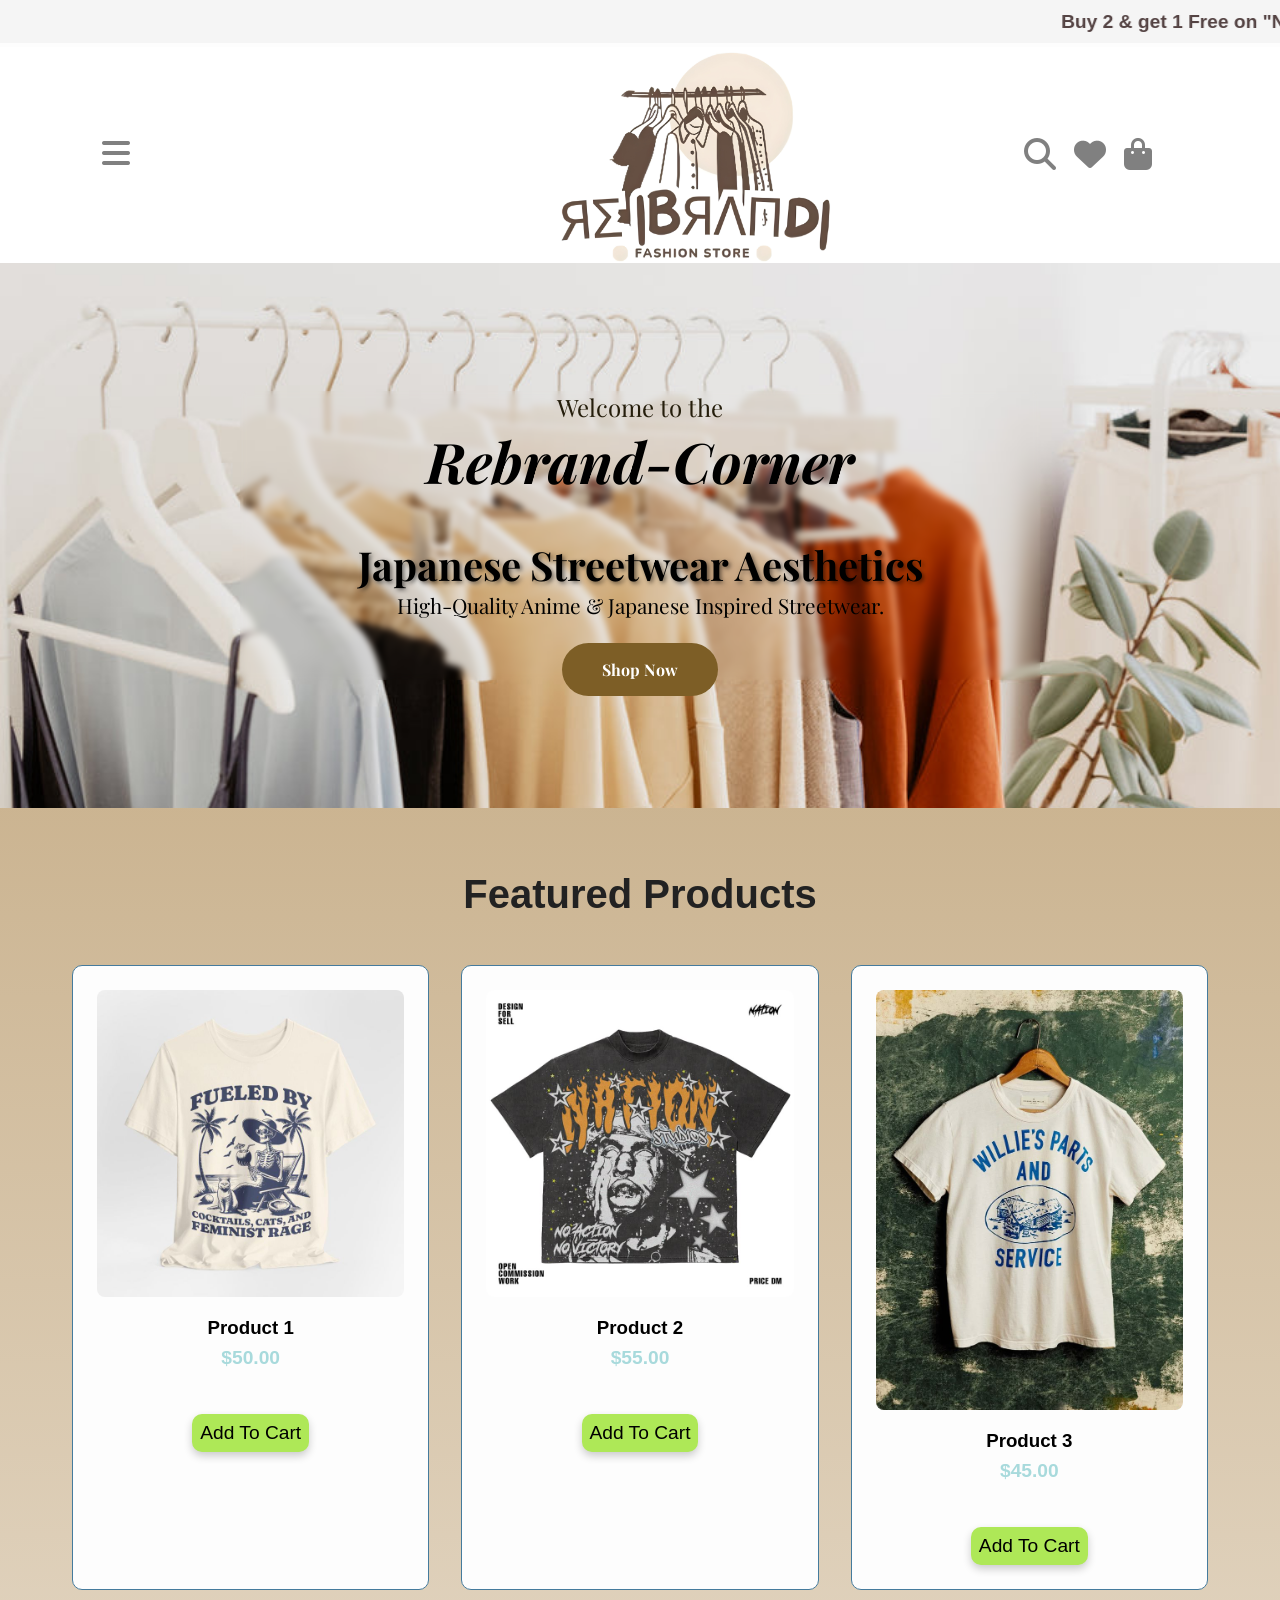
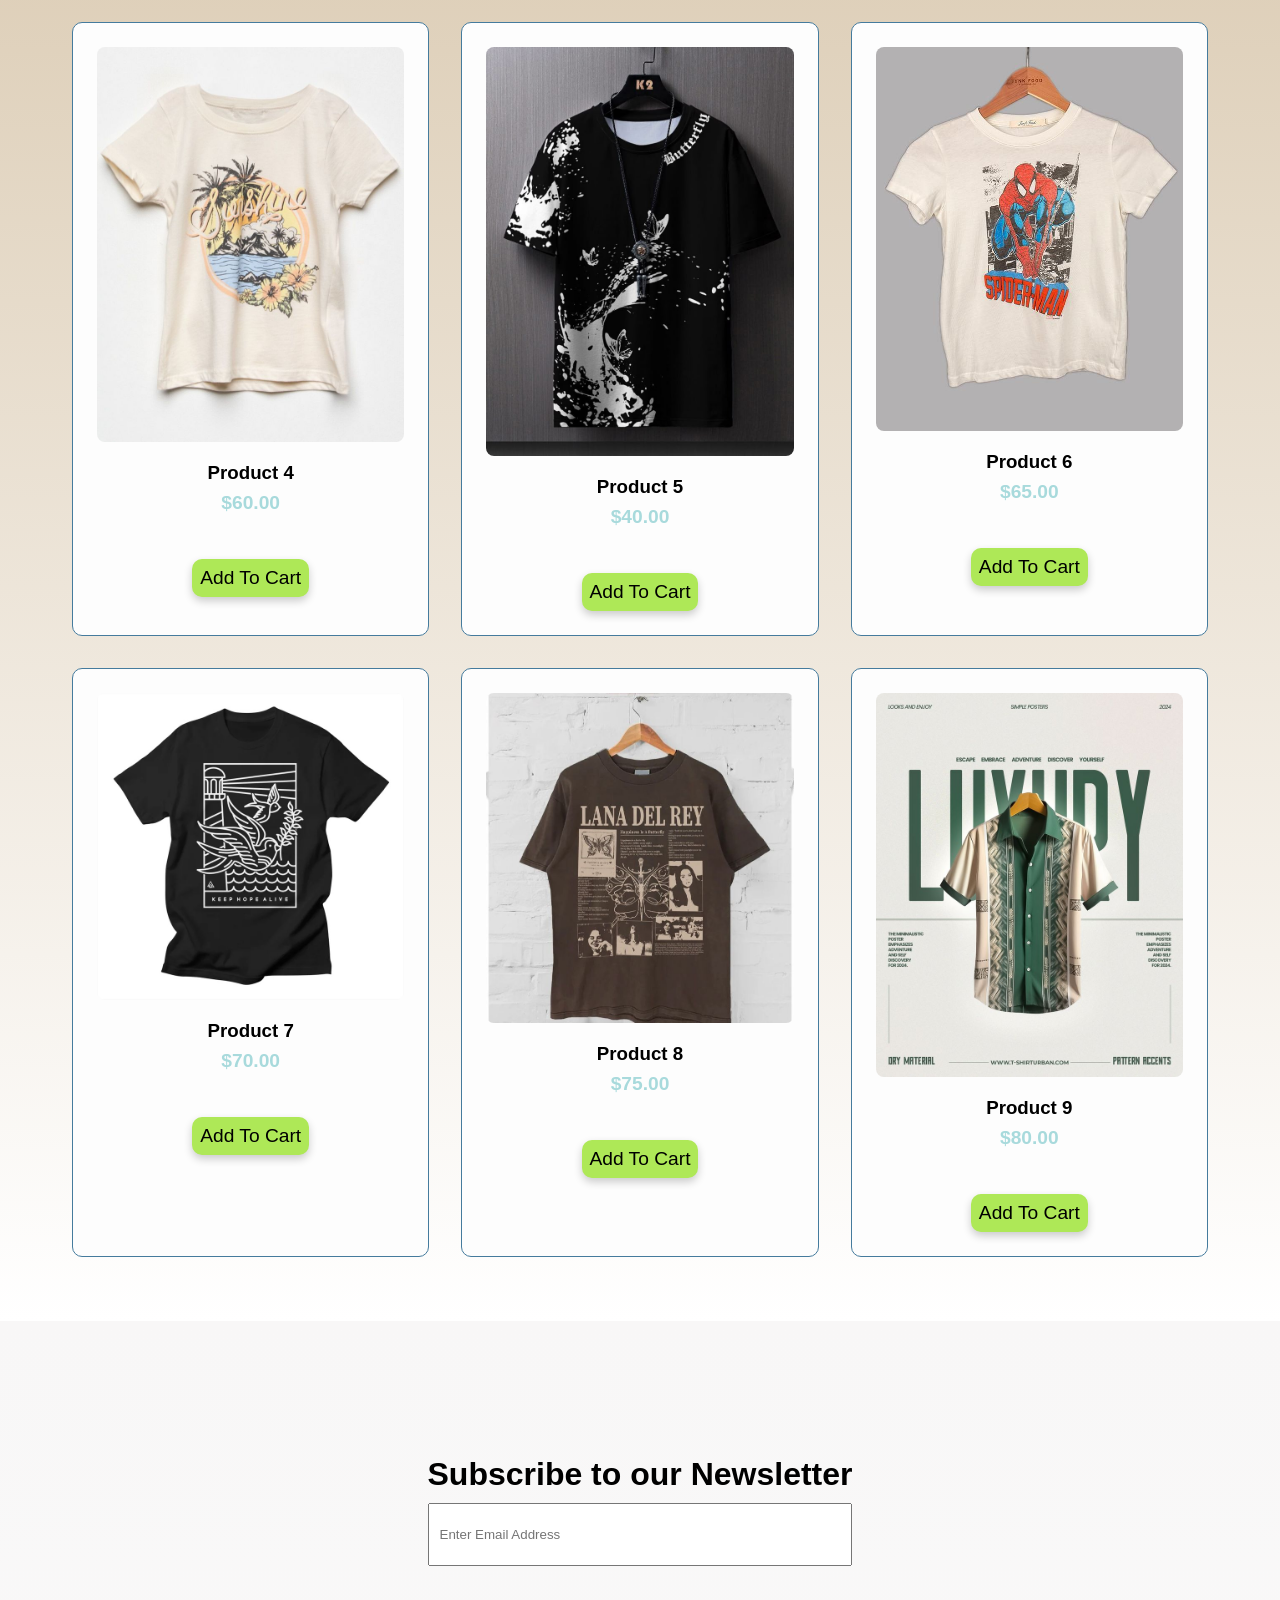
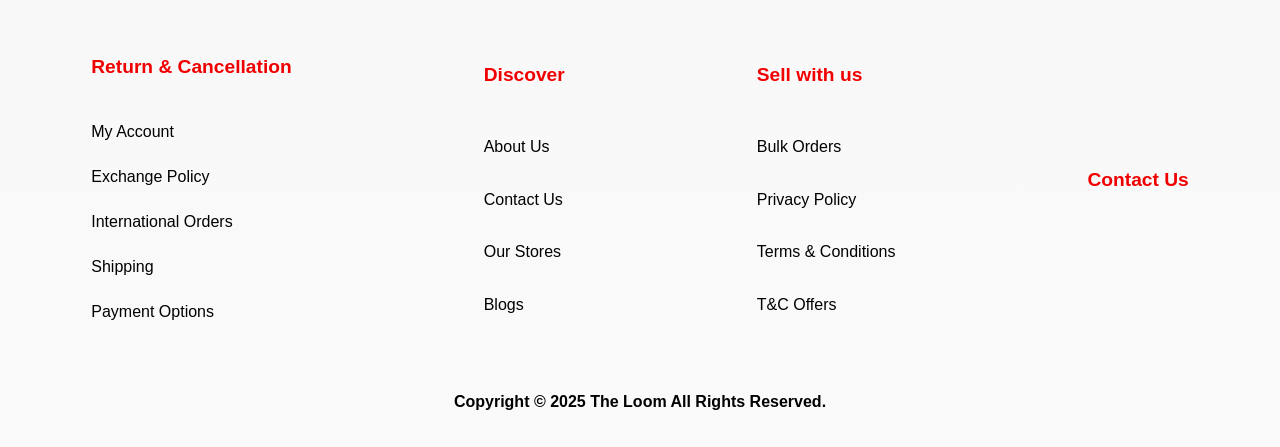
<file: index.html>
<!DOCTYPE html>
<html lang="en">
<head>
    <meta charset="UTF-8">
    <meta name="viewport" content="width=device-width, initial-scale=1.0">
    <title>ReBrand</title>
    <link rel="stylesheet" type="text/css" href="rebrand.css"/>
    <link rel="preconnect" href="https://fonts.googleapis.com">
    <link rel="preconnect" href="https://fonts.gstatic.com" crossorigin>
    <link rel="stylesheet" href="https://cdnjs.cloudflare.com/ajax/libs/font-awesome/6.4.0/css/all.min.css">
    <link href="https://fonts.googleapis.com/css2?family=Playfair+Display:ital,wght@0,400..900;1,400..900&display=swap" rel="stylesheet">
</head>
<body>
            <marquee class="headline" behavior="scroll" direction="left" scrollamount="12" scrolldelay="20">
 <span>Buy 2 & get 1 Free on "No Restock Club!</span> <span> 2nd Apparel at ₹200 Off </span>  <span>Apparel at ₹300 Off</span>  <span>🔥 Big Sale: Up to 70% Off!</span>
</marquee>
  <header>



<div class="navbar">



 <div class="All-nav-items"></div>

      <div class="hamburger">
        <i class="fa-solid fa-bars"></i>
      </div>

      <div class="main-logo">
       <a href="#"> <img src="rebrandLogo.jpg" alt="" class="logo"></a>
      </div>
     
      <div class="nav-items">
	 <div class="search-container">
		  <input type="text" id="search-input" class="search-input" placeholder="Search..." aria-label="Search">
		  <button class="search-icon" aria-label="Toggle search bar">
			  <span id="Search-btn"><i class="fa-solid fa-magnifying-glass"></i></span>
		  </button>
	 </div>       
	
         <span id="Fav-btn"><i class="fa-solid fa-heart"></i></span>
         <span id="Shopping-cart-btn"><i class="fa-solid fa-bag-shopping" id="cart-icon"></i>
         
        </span>
        
      </div>
      <span class="badgeHolder" style="display: none;"></span>

        </div>
</div>
  </header>

    <main>
        <section class="hero"  style="background-image: url(img/background2.jpg); ">
            
            <div class="hero-content">
                <p id="welcome-message"> Welcome to the </p>
                <h1> Rebrand-Corner</h1>
                <h2>Japanese Streetwear Aesthetics</h2>
                <p>High-Quality Anime & Japanese Inspired Streetwear.</p>
                <a href="#product-grid" class="cta-button">Shop Now</a>
            </div>
            
        </section>
        
        <section id="product-grid" class="product-grid">
            <h2>Featured Products</h2>
            <div class="products">
                <div class="product-card"
			data-name="product 1"
			data-tags="cotton white Tshirt">

                    <img src="img/Angetrieben durch Cocktailkatzen und feministisches Rage-Shirt, Retro-feministisches Hemd, Skelettästhetik, feministisches T-Stück, lustiges feministisches Geschenk Unisex-T-Stück.jpeg" class="img" alt="Product 1">
                    <h3 class="title">Product 1</h3>
                    <p class="price">$50.00</p>
                    <button class="add-to-cart" data-id="p1">Add To Cart</button>
                </div>
                <div class="product-card"
			data-name="product 2"
			data-tags="black Tshirt goth ">
                    <img src="img/222ed076-2b6e-4f0c-8e55-3c0b15c1829b.jpeg" class="img" alt="Product 2">
                    <h3 class="title">Product 2</h3>
                    <p class="price">$55.00</p>
                    <button class="add-to-cart" data-id="p2">Add To Cart</button>
                </div>
                <div class="product-card"
			data-name="product 3"
			data-tags="white Tshirt mechanic">
                    <img src="img/men's t-shirts.jpeg" class="img" alt="Product 3">
                    <h3 class="title">Product 3</h3>
                    <p class="price">$45.00</p>
                    <button class="add-to-cart" data-id="p3">Add To Cart</button>
                </div>

                <div class="product-card"
			data-name="product 4">
                    <img src="img/ti1637769312tl831c2f88a604a07ca94314b56a4921b8.jpeg" class="img" alt="Product 4">
                    <h3 class="title">Product 4</h3>
                    <p class="price">$60.00</p>
                     <button class="add-to-cart" data-id="p4">Add To Cart</button>
                </div>
                <div class="product-card"
			data-name="product 5">
                    <img src="img/Men Butterfly & Splash Ink Print Tee.jpeg" class="img" alt="Product 5">
                    <h3 class="title">Product 5</h3>
                    <p class="price">$40.00</p>
                    <button class="add-to-cart" data-id="p5">Add To Cart</button>
                </div>
                <div class="product-card"
			data-name="product 6">
                    <img src="img/Boys' Vintage Tees & Band Shirts.jpeg" class="img" alt="Product 6">
                    <h3 class="title">Product 6</h3>
                    <p class="price">$65.00</p>
                    <button class="add-to-cart" data-id="p6">Add To Cart</button>
                </div>

                <div class="product-card"
			data-name="product 7">
                    <img src="img/Hope.jpeg" class="img" alt="Product 7">
                    <h3 class="title">Product 7</h3>
                    <p class="price">$70.00</p>
                     <button class="add-to-cart" data-id="p7">Add To Cart</button>
                </div>
                <div class="product-card"
			data-name="product 8">
                    <img src="img/not mine.jpeg" class="img" alt="Product 8">
                    <h3 class="title">Product 8</h3>
                    <p class="price">$75.00</p>
                     <button class="add-to-cart" data-id="p8">Add To Cart</button>
                </div>
                <div class="product-card"
			data-name="product 9">
                    <img src="img/T-Shirt Design Ads for Social Media _ Fashion Branding - Sonoj ray.jpeg" class="img" alt="Product 9">
                    <h3 class="title">Product 9</h3>
                    <p class="price">$80.00</p>
                     <button class="add-to-cart" data-id="p9">Add To Cart</button>
                </div>
            </div>
        </section>



    </main>

    <footer>
        <div class="foot-Header">
            <h1 id="footHeading">Subscribe to our Newsletter</h1>
            <input type="email" placeholder="Enter Email Address" id="email">
        </div>
            
        <div class="footer-services">
            <ul class="first-footer-section">
                <h4 style="font-size: 1.2rem; color: rgb(240, 0, 0);">Return & Cancellation</h4>
               <li> <a href="">My Account</a></li>
                <li><a href="#">Exchange Policy</a></li>
                <li><a href="#">International Orders</a></li>
                <li><a href="#">Shipping</a></li>
                <li><a href="#">Payment Options</a></li>

            </ul>
            <ul class="second-footer-section">
                <h4 style="font-size: 1.2rem; color: rgb(240, 0, 0);">Discover</h4>
                <li><a href="#">About Us</a></li>
                <li><a href="#">Contact Us</a></li>
                <li><a href="#">Our Stores</a></li>
                <li><a href="#">Blogs</a></li>

        

            </ul>
            <ul class="third-footer-section">

                <h4 style="font-size: 1.2rem; color: rgb(240, 0, 0);">Sell with us</h4>
                <li><a href="#">Bulk Orders</a></li>
                <li><a href="#">Privacy Policy</a></li>
                <li><a href="#">Terms & Conditions</a></li>
                <li><a href="#">T&C Offers</a></li>
        

            </ul>

            <ul class="fourth-footer-section">
                <h4 style="font-size: 1.2rem; color: rgb(240, 0, 0);">Contact Us</h4>
            </ul>
        </div>
        <div class="last-section">
            <h1 id="copyright">Copyright © 2025 The Loom All Rights Reserved.</h1>
        </div>
        

    </footer>
  <div id="toast" class="toast">Added to cart successfully!</div>
</body>
  <script src="rebrand.js"></script>
</html>
</file>
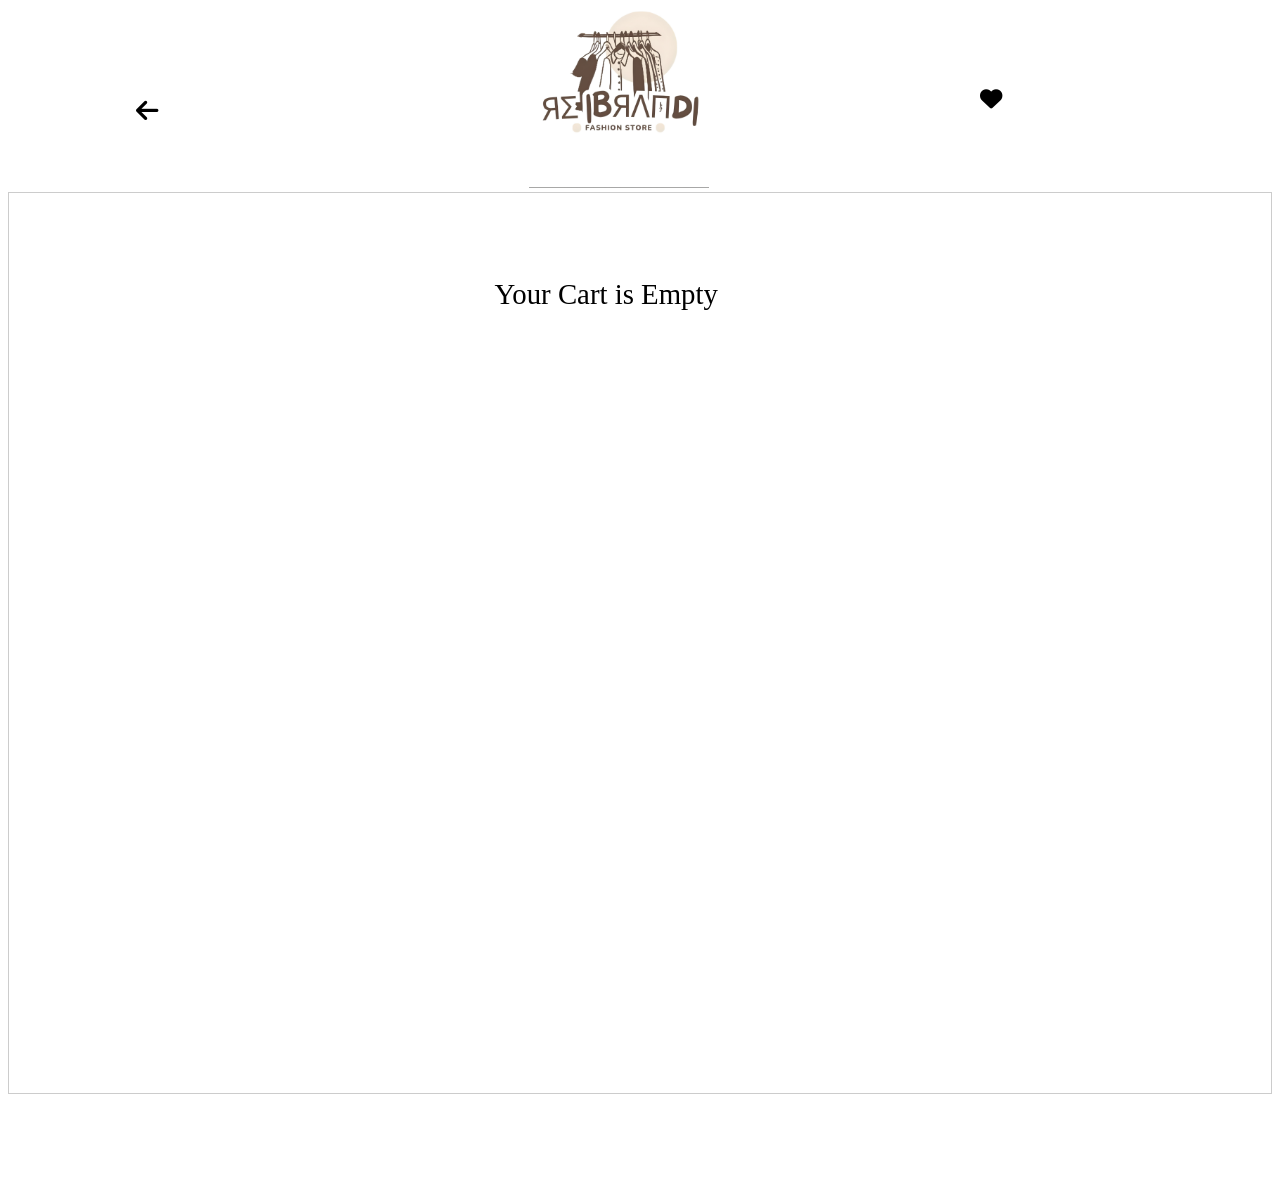
<file: cart.html>
<!DOCTYPE html>
<html lang="en">
<head>
    <meta charset="UTF-8">
    <meta name="viewport" content="width=device-width, initial-scale=1.0">
    <title>ReBrand Cart</title>
    <link rel="stylesheet" type="text/css" href="cart.css"/>
     <link rel="stylesheet" href="https://cdnjs.cloudflare.com/ajax/libs/font-awesome/6.4.0/css/all.min.css">
</head>
<body>

    <header>

        <i class="fa-solid fa-arrow-left" id="backBtn"></i>
<div class="navbar">



 <div class="All-nav-items"></div>

      

      <div class="main-logo">
       <a href="#"> <img src="rebrandLogo.jpg" alt="" class="logo"></a>
      </div>
     
      <div class="nav-items">

	
         <span id="Fav-btn"><i class="fa-solid fa-heart"></i></span>
         
         
        </span>
        
      </div>
      <span class="badgeHolder" style="display: none;"></span>

        </div>
    </header>

    <main>
        <div class="CartContainer">
        
        </div>

    <!-- Cart Empty message -->
     <div class="emptyClass" style="display: block;">Your Cart is Empty</div>
      
    </main>
     <div class="checkout-bar">
        <button class="checkoutBtn" style="display: none;" >Procceed To Checkout</button>
    </div>

    
</body>
<script src="cart.js"></script>
</html>
</file>
<file: rebrand.css>
.search-container{
  display: flex;
  align-items: center;
  position: relative;  /*For positioning the icon if needed */
  
}

.search-input {
  width: 0; /* Initially hidden */
  opacity: 0;
  border: none;
  transition: width 0.3s ease-in-out, opacity 0.3s ease-in-out, padding 0.3s ease-in-out;
  /* Add other styling for the input field when visible */
}

.search-input.active {
  width: 200px; /* Adjust as needed */
  opacity: 1;
  padding: 8px 10px  ; /* Add padding when active */
  border: 1px solid #ccc;
  border-radius: 10px;
  margin-right: 10px;
  /* Other active styles */
}

.search-icon {
  background: none;
  border: none;
  cursor: pointer;
  font-size: 2rem; /* Adjust icon size */
  color: #555;
} 


*{
margin: 0;
  padding: 0;
  box-sizing: border-box;

}


body {
    font-family: '', sans-serif;
    background-color: #fdfdfd; /* Dark background */
    color: #f4f4f4;
    margin: 0;
  padding: 0;
}
header {
  position: sticky;
  top: 0;
  background-color: white;
  z-index: 2;

}

main{
   background: linear-gradient(to bottom, #bea175, #ffffff);

}

.hero {
    /* Fun gradient background */
    /*background: linear-gradient(45deg, #457b9d, #1d3557);*/
    color: black;
    text-align: center;
    padding: 8rem 2rem;
    background-repeat: no-repeat;
    background-size: cover;
    background-position: center;
    position: relative;
  
}

.hero-content {
    font-family: 'Playfair Display', serif; /* Elegant font for hero section */
    max-width: 800px;
    margin: 0 auto;

    color: black;
    backdrop-filter: blur(3px); /* Optional: adds a blur effect to the background */


}

.hero h1 {
    font-size: 3.5rem;
    font-style: italic;
    margin-top: 0px;
    margin-bottom: 2.5rem;
    /*text-shadow: 2px 2px 4px rgba(0,0,0,0.5);*/
}


.hero h2 {
    font-size: 2.5rem;
    margin-top: 0px;
    margin-bottom: 0px;
    text-shadow: 2px 2px 4px rgba(0,0,0,0.5);
    
}


#welcome-message {
    font-size: 1.5rem;
    margin-bottom: 0;
    color: rgb(37, 30, 12); /* Dark brown for subtitle */
}

.hero p {
    font-size: 1.3rem;
    margin-bottom: 2.5rem;
    color: black; /* Light blue for subtitle */
}

.cta-button {
    background-color: #7d5e26; /* Bright red accent */
    color: white;
    padding: 1rem 2.5rem;
    text-decoration: none;
    border-radius: 50px; /* Rounded button */
    font-weight: bold;
    transition: background-color 0.3s ease, transform 0.2s ease;
}

.cta-button:hover {
    background-color: #f1faee;
    color: #1d3557;
    transform: translateY(-3px); /* Add a little lift on hover */
}

.product-grid {
    padding: 4rem 2rem;
    max-width: 1200px;
    margin: 0 auto;
}

.product-grid h2 {
    text-align: center;
    margin-bottom: 3rem;
    font-size: 2.5rem;
    color:  #222222;   /* edited color from white to black*/
}

.products {
    display: grid;
    grid-template-columns: repeat(auto-fit, minmax(280px, 1fr)); /* Responsive grid */
    gap: 2rem;
    
}

.product-card {
    background-color: #fdfdfd;
    border: 1px solid #457b9d;
    border-radius: 10px;
    text-align: center;
    padding: 1.5rem;
    transition: transform 0.3s ease, box-shadow 0.3s ease;
    cursor: pointer;
}

.product-card:hover {
    transform: translateY(-10px);
    box-shadow: 0 10px 20px rgba(0,0,0,0.4);
}

.product-card img {
    max-width: 100%;
    height: auto;
    border-radius: 8px;
}

.product-card h3 {
    margin: 1rem 0 0.5rem;
    color: #f1faee;
}

.price {
    font-weight: bold;
    color: #a8dadc; /* Light blue for price */
    font-size: 1.2rem;
}


.fa-solid.fa-bars{
    font-size: 2rem;
    position: absolute;
    left: 8vw;
    top: 10vh;
   color: rgb(128, 128, 128);
    cursor: pointer;
    transition: all 0.3s ease;
    transform: scale(1);
}

.fa-solid.fa-bars:hover{
  transform: scale(1.05);
  color: black;
}
.products h3{
  color: black;
}
.navbar{
    position: relative;
    display: flex;
    top: 0;
    overflow: hidden;
    justify-content: space-evenly;
   /*  background-color: rgb(253, 253, 253);*/
    border-bottom: none;
   /* box-shadow: none;*/
  

  
    height: 23vh;
     background: rgba(255, 255, 255, 0.1); /* Light white overlay*/ 
    backdrop-filter: blur(10px);          /* Apply blur behind*/ 
    -webkit-backdrop-filter: blur(10px);  /* For Safari */
    border-bottom: 1px solid rgba(255, 255, 255, 0.2); 
  height: 24vh;
   background: rgba(255, 255, 255, 0.1); /* Light white overlay */
  backdrop-filter: blur(10px);          /* Apply blur behind */
  -webkit-backdrop-filter: blur(10px);  /* For Safari */
  border-bottom: 1px solid rgba(255, 255, 255, 0.2);

}
.headline {
  font-weight: 500;
  font-size: 16px;
  background-color: #f5f5f5;
  padding: 10px 0;
  color: #544343;
  cursor: pointer;
  font-weight: bold;
  
}

.headline span{
    
     margin-right: 20vw; /* or any spacing you want */
  white-space: nowrap;
  background: transparent;
  font-size: 1.2rem;

}


.logo{
height: 35vh;
  position: absolute;
  left: 42vw;
  display: block;
  border: none;
  outline: none;
  text-decoration: none;
  object-fit: contain;
  clip-path: inset(0 0 5% 0);
  cursor: pointer;
  padding-bottom: 5px;
}
.main-logo.logo{
  display: block;
  border-bottom: none !important;
}

.All-nav-items{
    display: flex;
    
}
.nav-items{
    display: inline-flex;
    justify-content: space-evenly;
    gap: 18px;
    position: absolute;
    right: 10vw;
    top: 10vh;
    font-size: 2rem;
    color: rgba(96, 82, 46, 0.637);
    cursor: pointer;
    background: transparent;
    border: none;
    padding: 0;
    margin: 0;
   transition: all 0.3s ease; 
  transform: scale(1);       
  box-shadow: none;  

}
/* .nav-items:hover{
  transform: scaleX(5)
} */

/* #Search-btn{
  transition: all 0.5s ease-in-out;
} */

#Search-btn:hover{
  transform: scale(1.05);
  box-shadow: 0 4px 20px rgba(0, 0, 0, 0.3);
   background: none;
  border: none;
  outline: none;
  box-shadow: none;
}
#Fav-btn:hover{
  transform: scale(1.05);
  box-shadow: none;
  border: none;
  outline: none;

}
#Shopping-cart-btn:hover{
  transform: scale(1.05);
   box-shadow: none;
  border: none;
  position: relative;
  outline: none;
}

i {
  color: rgb(128, 128, 128);
  transition: color 0.3s ease;
}

i:hover {
  color: black;
}

footer{
  display: flex;
  justify-content: center;
  flex-direction:column;
  align-items: center;
  position: relative;
     background: linear-gradient(to bottom, #f8f7f7, #fafafa);
}
.foot-Header{
  display: flex;
  flex-direction: column;
  margin-top: 15vh;
margin-bottom: 10vh;
}

#footHeading{
  color: black;
  margin-bottom: 10px;
}
#email{
  height: 7vh;
  padding: 10px;
}
.footer-services{
  display: flex;
  justify-content: space-evenly;
  color: black;
list-style-type: none;

}
.fourth-footer-section{
 margin-left: 15vw;
}
.third-footer-section{
  margin-left: 15vw;
}
.second-footer-section{
  margin-left: 15vw;
}


ul{
  display: flex;
  flex-direction: column;
  justify-content: space-evenly;
  list-style: none;
}
li{
  margin-bottom: 3vh;

  position: relative;
display: inline-block;
color: inherit;

}

li:hover{
  transform: scale(1.05);
  
}
#copyright{
  bottom: 20px;
  color: black;
  font-size: 1rem;
  margin-top: 5vh;
  margin-bottom: 4vh;
}
.last-section{
  display: flex;
  justify-content: center;
  align-items: center;
}

li a{
  text-decoration: none;
  color: inherit;
  
}

.footer-services h4{
  margin-bottom:5vh;
}

.li::after{
  content: "";
  position: absolute;
    left: 0;
  bottom: 0;
  width: 0;
  height: 4px;
  background-color: #415f8d; /* Choose your underline color */
  transition: width 0.3s ease;

}
.li:hover::after{
  width: 100%;
}
.add-to-cart{
  margin-top:5vh ;
  font-size: 1.2rem;
  cursor: pointer;
  border: none;
  background-color: rgb(174, 232, 87) ;
  padding: 8px;
  transition: all 0.3s ease-in-out;
   box-shadow: 0 4px 8px rgba(0,0,0,0.2);
   border-radius: 10px;
}
.add-to-cart:hover{
  transform: scale(1.10);
  box-shadow: 0 6px 12px rgba(0,0,0,0.3);
}
.add-to-cart:active {
  transform: translateY(2px);
  box-shadow: 0 2px 4px rgba(0,0,0,0.2);
}
.add-cart-msg{
  color: black;
  display: flex;
  margin-left: 8vw;
  margin-top: 4vh;
}

  .toast {
  visibility: hidden;
  min-width: 200px;
  background-color: #333;
  color: #ffffff;
  text-align: center;
  border-radius: 4px;
  padding: 10px;
  position: fixed;
  bottom: 38px;
  right: 42vw;
  z-index: 9999;
  font-size: 14px;
  opacity: 0;
  transition: opacity 0.5s, visibility 0.5s;
}

.toast.show {
  visibility: visible;
  opacity: 2;
}

.badgeHolder{
  position: absolute;
  height: 5vh;
  width: 2vw;
  color: rgb(255, 255, 255);
  background-color: rgb(255, 0, 0);
  border-radius: 12px;
  display: flex;
  align-items: center ;
  justify-content: center;
  text-align: center;
  padding: 5px;
 right: 9vw;
 bottom: 5.6vh;
 font-size: 1rem;

}
</file>
<file: cart.css>
*{
    color: black;
}

.logo{

    height: 20vh;
}
.navbar{
    display: flex;
    justify-content:space-evenly;
    align-items: center;
}
.header{
    display: flex;
    position: relative;
}
.fa-solid.fa-arrow-left{
position: absolute;
top: 10vh;
left: 10vw;
font-size: 1.6rem;
cursor: pointer;
}
.emptyClass{
   position: absolute;
    font-size: 1.8rem;
   top: 30vh;
  left: 38vw;
   width: 80%;
  display: flex;
justify-content: center;
align-items: center;

}
.main{
    position: relative;;
}
.cart-item{

    display: flex;
   
       justify-content: space-around;
    align-items: center;
    border: 1px solid black;
    height: 35vh;
    position: relative;
}
.cart-img{
    height: 25vh;
    position: relative;
}
h4{
position: absolute;
left: 20vw;
top: 11vh;
font-size: 1.2rem;
    
}
p{
    display: flex;
   justify-content: center;
    position: absolute;
    right: 10px;
    top: 30%;
    font-size: 1.5rem;
    right: 50vw;
}
.buybtn{
    display: flex;
    justify-content: flex-end;
    font-size: 0.60rem;
    background-color: rgb(94, 194, 94);
    padding: 10px;
    border-radius: 10px;
   
    transition: all 0.30s  ease;
    

}

/* .buybtn:active{
  transform: scaleZ(1.3);
} */
input{
    font-size:1rem;
    display: flex;
    text-align: center;
   
}
span{
    padding: 10px;
   
}
.fa-solid.fa-minus,.fa-solid.fa-plus{
    cursor: pointer;
    font-size: 1rem;
}
.BuyBtn{   
   position: absolute;  /* position relative to main */
bottom: 2vh;   

/* distance from bottom */
  left: 45%;           /* start from middle */
 /* center horizontally */
  display: flex;

 
  background-color: rgb(79, 184, 79);
  width: 10vw;
  height: 8%;
  padding: 10px;
  text-align: center;
  cursor: pointer; 

  
}
.CartContainer{
    display: flex;
    flex-direction: column;
    justify-content: center;
   height: 100vh;
   overflow-y: auto;
    border: 1px solid #ccc;
       
    
}
body{
    position: relative;
    display: flex;
    flex-direction: column;
}
.checkout-bar{
    display: flex;
    justify-content: center;
    align-items: center;
    margin-bottom: 10vh;
    margin-top: 10px;
}
.checkoutBtn{
    font-size: 1.3rem;
    background-color: rgb(94, 216, 94);
    border: none;
    padding: 10px;
    border-radius: 10px;
    transition: all 0.1s ease-in-out;
    cursor: pointer;
     box-shadow: 0 2px #2d6a3b;
     display: none;
}
#Fav-btn{
   font-size: 1.4rem
}
.checkoutBtn:hover{
    transform: scale(1.01);
    
}
.checkoutBtn:active{
    /* transition: all 0.20 ease-in; */
    transform: translateY(2px);
     box-shadow: 0 2px #2d6a3b;
}
.fa-solid.fa-trash{
    font-size: 1.3rem;
}
</file>
